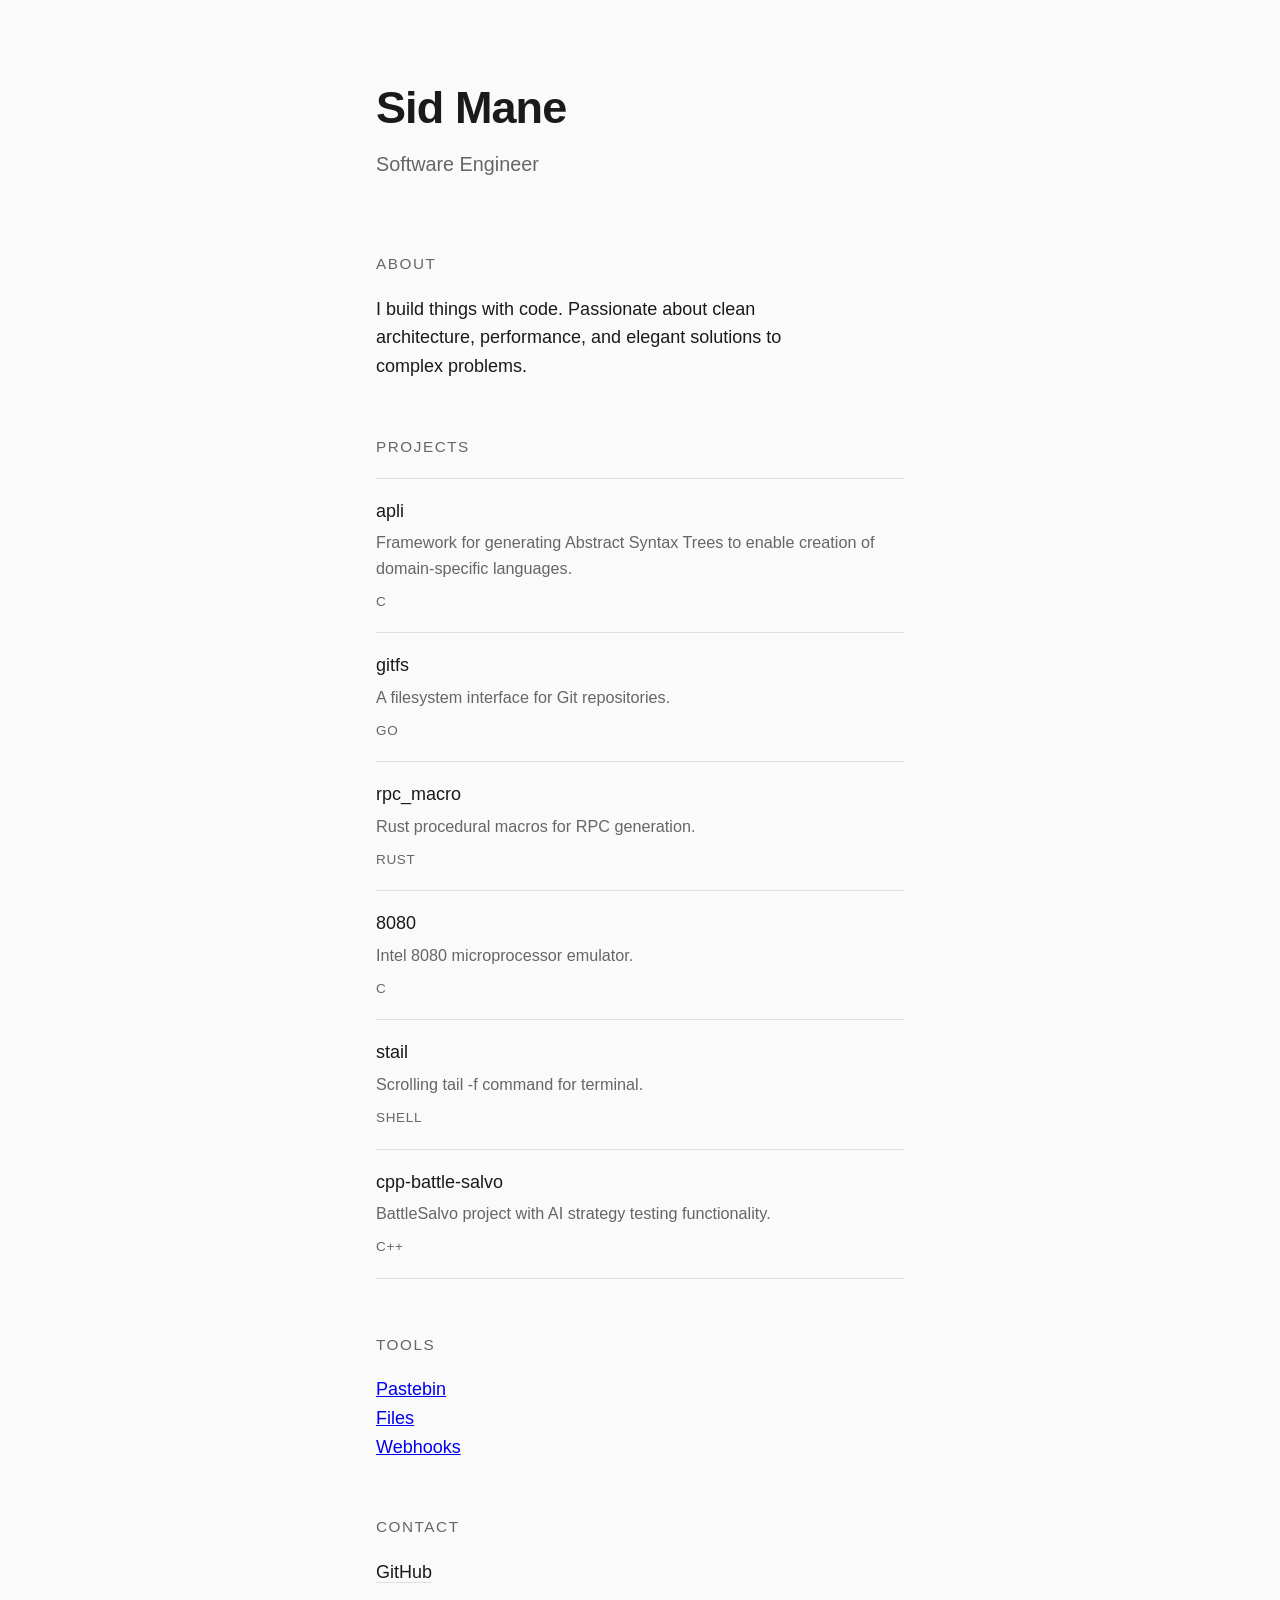
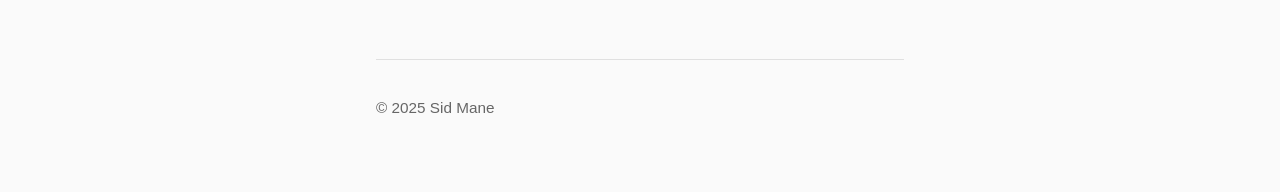
<file: static/index.html>
<!DOCTYPE html>
<html lang="en">
<head>
    <meta charset="UTF-8">
    <meta name="viewport" content="width=device-width, initial-scale=1.0">
    <title>Sid Mane | Portfolio</title>
    <link rel="stylesheet" href="style.css">
</head>
<body>
    <main>
        <header>
            <h1>Sid Mane</h1>
            <p class="tagline">Software Engineer</p>
        </header>

        <section class="about">
            <h2>About</h2>
            <p>
                I build things with code. Passionate about clean architecture,
                performance, and elegant solutions to complex problems.
            </p>
        </section>

        <section class="projects">
            <h2>Projects</h2>
            <ul>
                <li>
                    <a href="https://github.com/squidscode/apli">
                        <strong>apli</strong>
                        <span>Framework for generating Abstract Syntax Trees to enable creation of domain-specific languages.</span>
                        <em>C</em>
                    </a>
                </li>
                <li>
                    <a href="https://github.com/squidscode/gitfs">
                        <strong>gitfs</strong>
                        <span>A filesystem interface for Git repositories.</span>
                        <em>Go</em>
                    </a>
                </li>
                <li>
                    <a href="https://github.com/squidscode/rpc_macro">
                        <strong>rpc_macro</strong>
                        <span>Rust procedural macros for RPC generation.</span>
                        <em>Rust</em>
                    </a>
                </li>
                <li>
                    <a href="https://github.com/squidscode/8080">
                        <strong>8080</strong>
                        <span>Intel 8080 microprocessor emulator.</span>
                        <em>C</em>
                    </a>
                </li>
                <li>
                    <a href="https://github.com/squidscode/stail">
                        <strong>stail</strong>
                        <span>Scrolling tail -f command for terminal.</span>
                        <em>Shell</em>
                    </a>
                </li>
                <li>
                    <a href="https://github.com/squidscode/cpp-battle-salvo">
                        <strong>cpp-battle-salvo</strong>
                        <span>BattleSalvo project with AI strategy testing functionality.</span>
                        <em>C++</em>
                    </a>
                </li>
            </ul>
        </section>

        <section class="tools">
            <h2>Tools</h2>
            <p><a href="/pastebin">Pastebin</a></p>
            <p><a href="/files">Files</a></p>
            <p><a href="/webhooks">Webhooks</a></p>
        </section>

        <section class="contact">
            <h2>Contact</h2>
            <p>
                <a href="https://github.com/squidscode">GitHub</a>
            </p>
        </section>

        <footer>
            <p>&copy; 2025 Sid Mane</p>
        </footer>
    </main>
</body>
</html>
</file>
<file: static/style.css>
*, *::before, *::after {
    box-sizing: border-box;
    margin: 0;
    padding: 0;
}

:root {
    --bg: #fafafa;
    --text: #1a1a1a;
    --muted: #666;
    --accent: #333;
    --border: #e0e0e0;
}

@media (prefers-color-scheme: dark) {
    :root {
        --bg: #111;
        --text: #f0f0f0;
        --muted: #999;
        --accent: #ccc;
        --border: #333;
    }
}

html {
    font-size: 18px;
}

body {
    font-family: -apple-system, BlinkMacSystemFont, "Segoe UI", Roboto, "Helvetica Neue", sans-serif;
    background: var(--bg);
    color: var(--text);
    line-height: 1.6;
    min-height: 100vh;
}

main {
    max-width: 600px;
    margin: 0 auto;
    padding: 4rem 2rem;
}

header {
    margin-bottom: 4rem;
}

h1 {
    font-size: 2.5rem;
    font-weight: 600;
    letter-spacing: -0.02em;
    margin-bottom: 0.25rem;
}

.tagline {
    color: var(--muted);
    font-size: 1.1rem;
}

h2 {
    font-size: 0.85rem;
    font-weight: 500;
    text-transform: uppercase;
    letter-spacing: 0.1em;
    color: var(--muted);
    margin-bottom: 1rem;
}

section {
    margin-bottom: 3rem;
}

.about p {
    max-width: 45ch;
}

.projects ul {
    list-style: none;
}

.projects li {
    border-bottom: 1px solid var(--border);
}

.projects li:first-child {
    border-top: 1px solid var(--border);
}

.projects a {
    display: block;
    padding: 1rem 0;
    text-decoration: none;
    color: inherit;
    transition: opacity 0.2s;
}

.projects a:hover {
    opacity: 0.7;
}

.projects strong {
    display: block;
    font-weight: 500;
    margin-bottom: 0.25rem;
}

.projects span {
    display: block;
    color: var(--muted);
    font-size: 0.9rem;
}

.projects em {
    display: inline-block;
    margin-top: 0.5rem;
    font-style: normal;
    font-size: 0.75rem;
    color: var(--muted);
    text-transform: uppercase;
    letter-spacing: 0.05em;
}

.contact a {
    color: var(--text);
    text-decoration: none;
    border-bottom: 1px solid var(--border);
    transition: border-color 0.2s;
}

.contact a:hover {
    border-color: var(--text);
}

footer {
    margin-top: 4rem;
    padding-top: 2rem;
    border-top: 1px solid var(--border);
}

footer p {
    color: var(--muted);
    font-size: 0.85rem;
}
</file>
